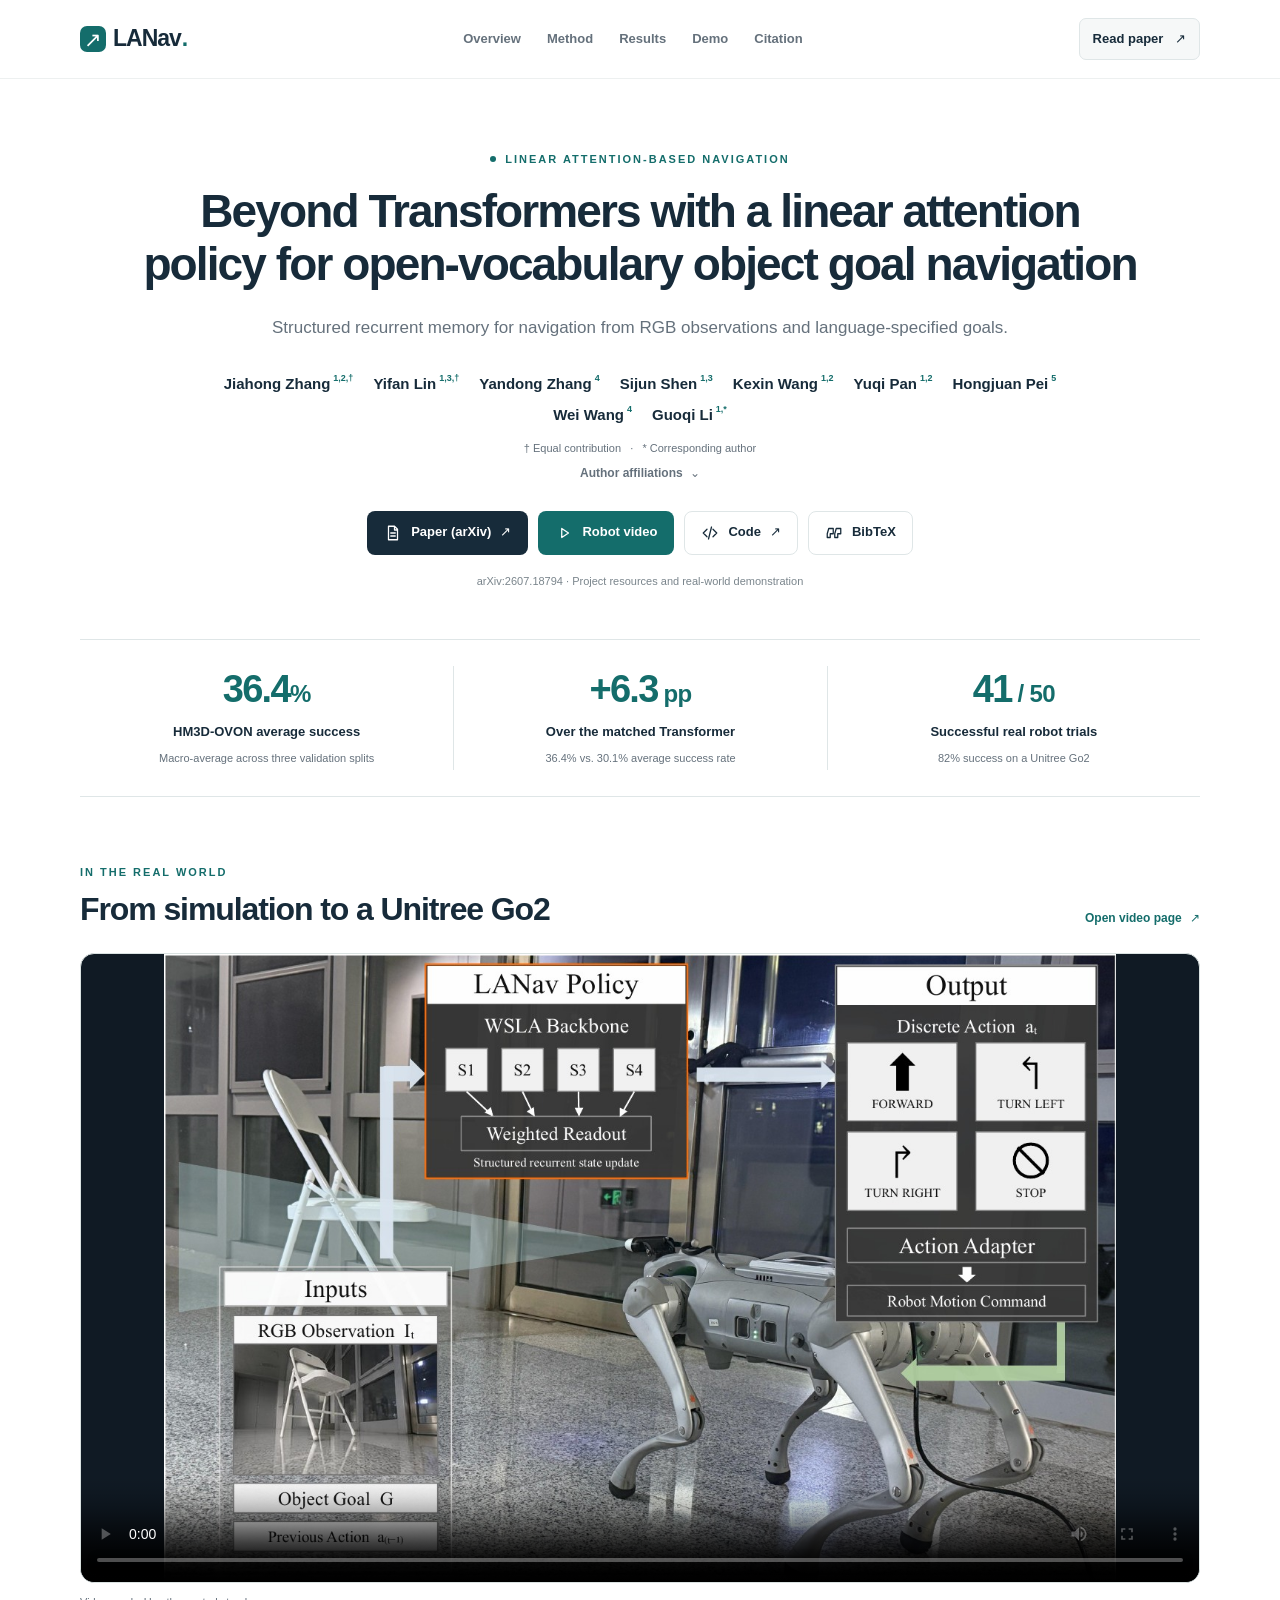
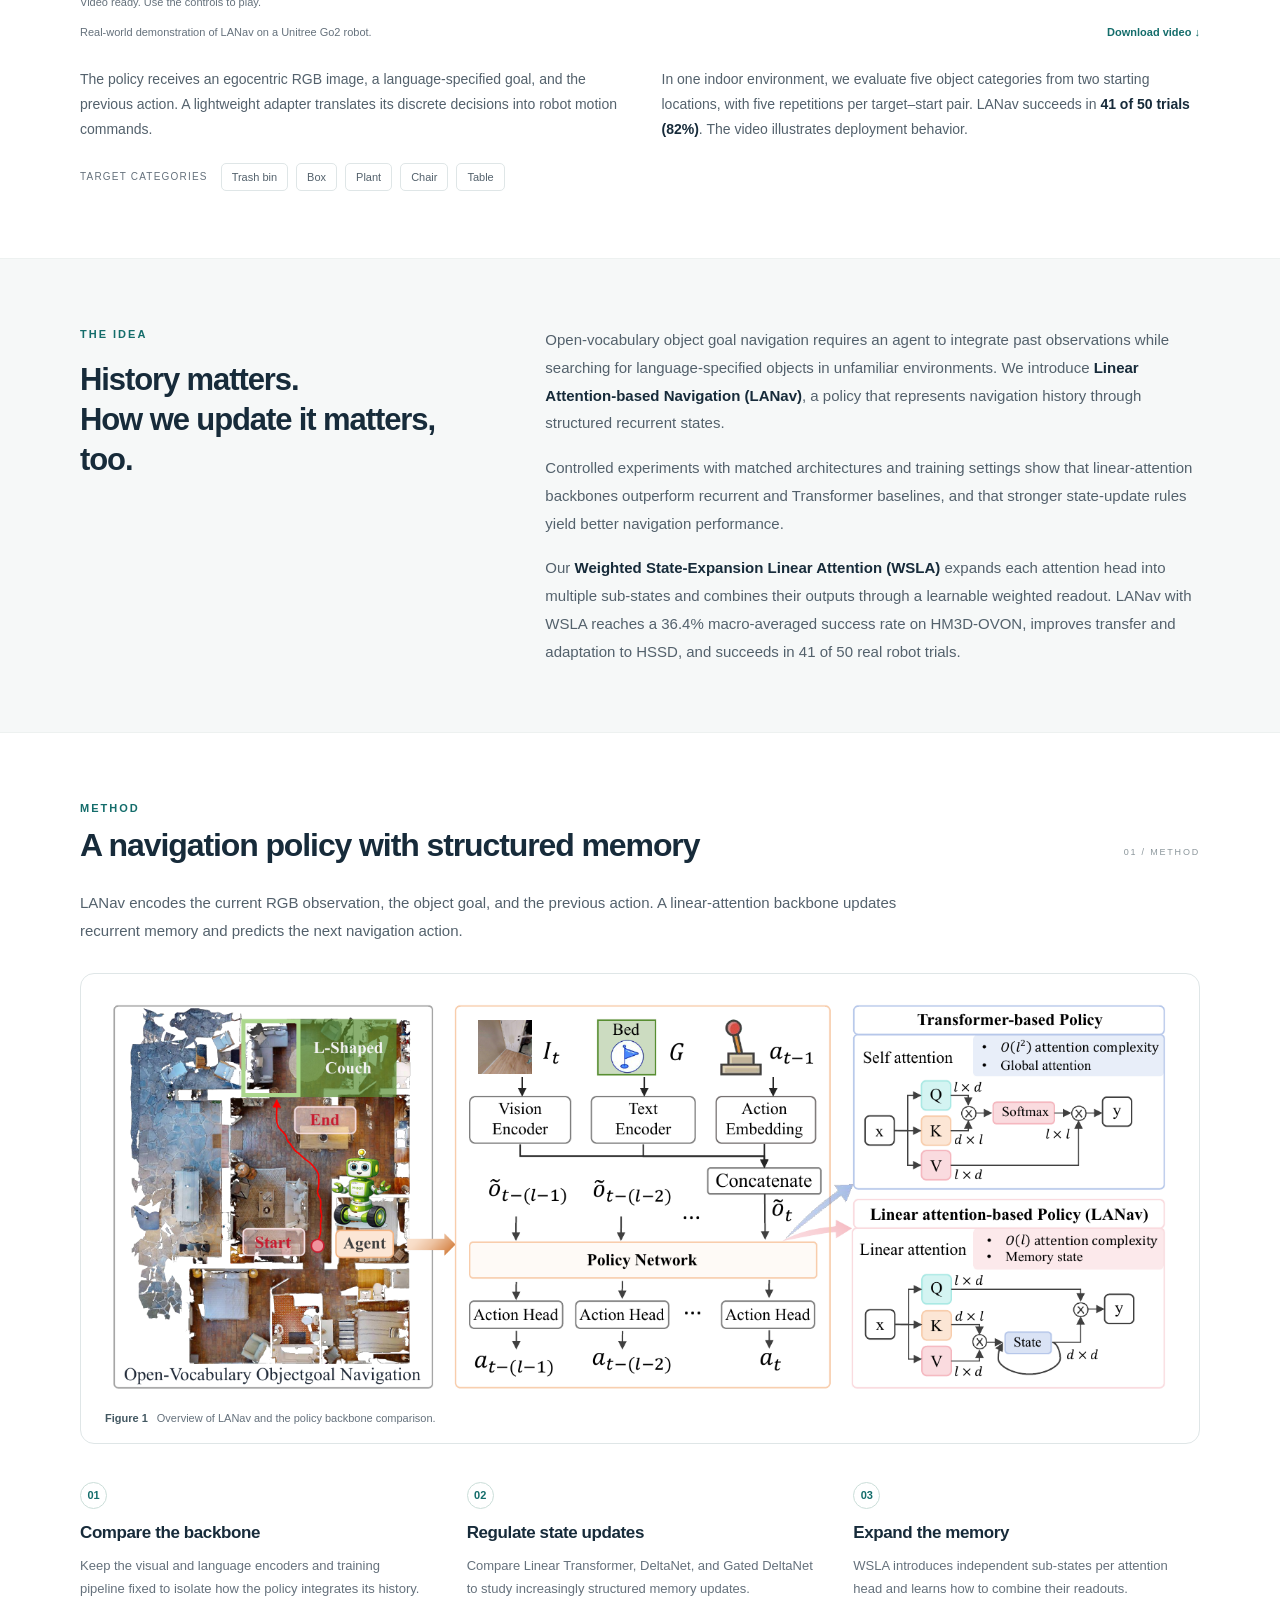
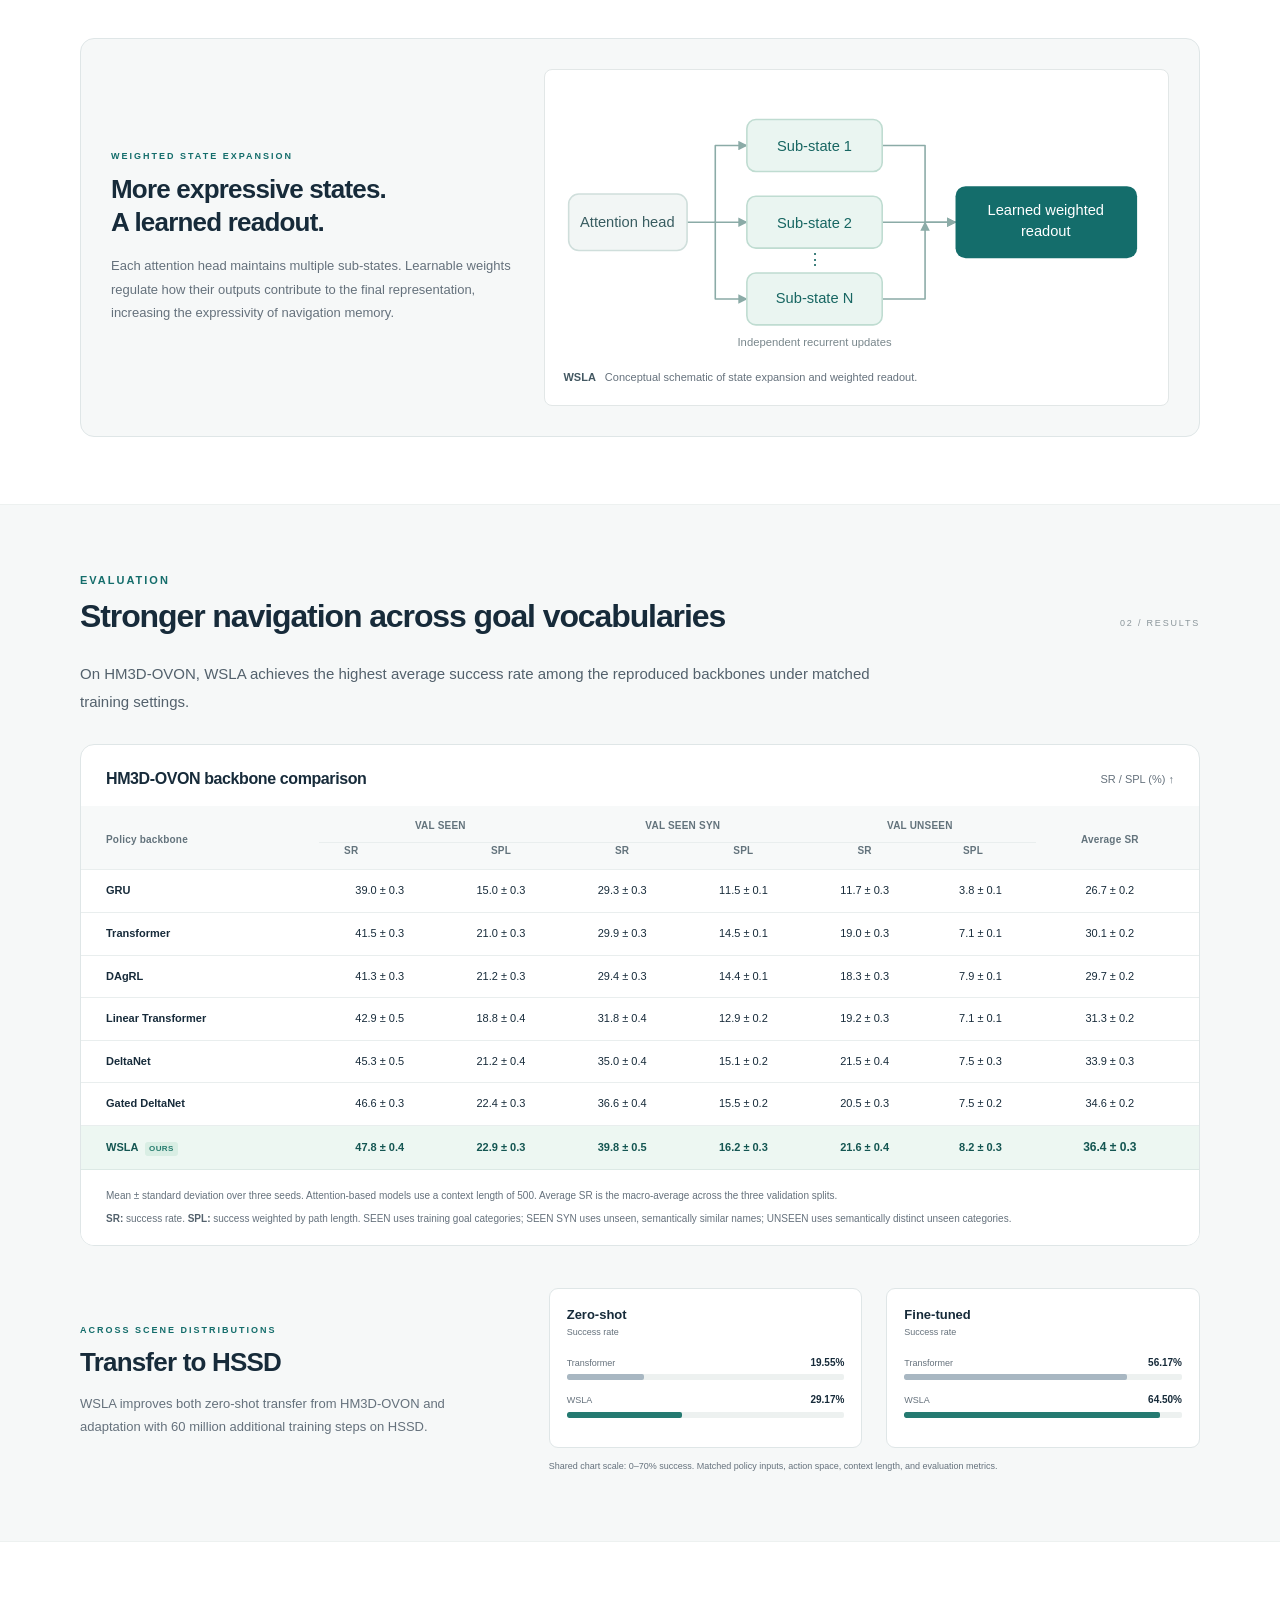
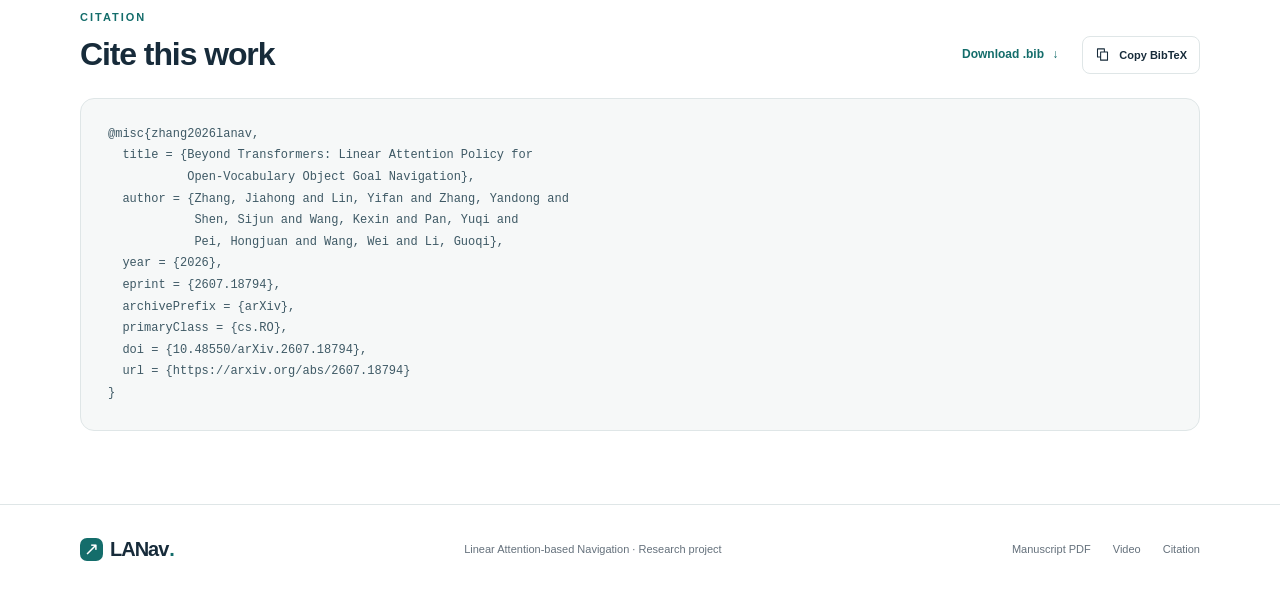
<file: index.html>
<!doctype html>
<html lang="en">
<head>
  <meta charset="utf-8">
  <meta name="viewport" content="width=device-width, initial-scale=1">
  <meta http-equiv="refresh" content="0; url=docs/">
  <link rel="canonical" href="https://yifan-lin2004.github.io/LANav/docs/">
  <title>LANav project page</title>
  <script>location.replace(new URL("docs/" + location.search + location.hash, location.href).href);</script>
</head>
<body><p><a href="docs/">Open LANav project page</a>.</p></body>
</html>
</file>
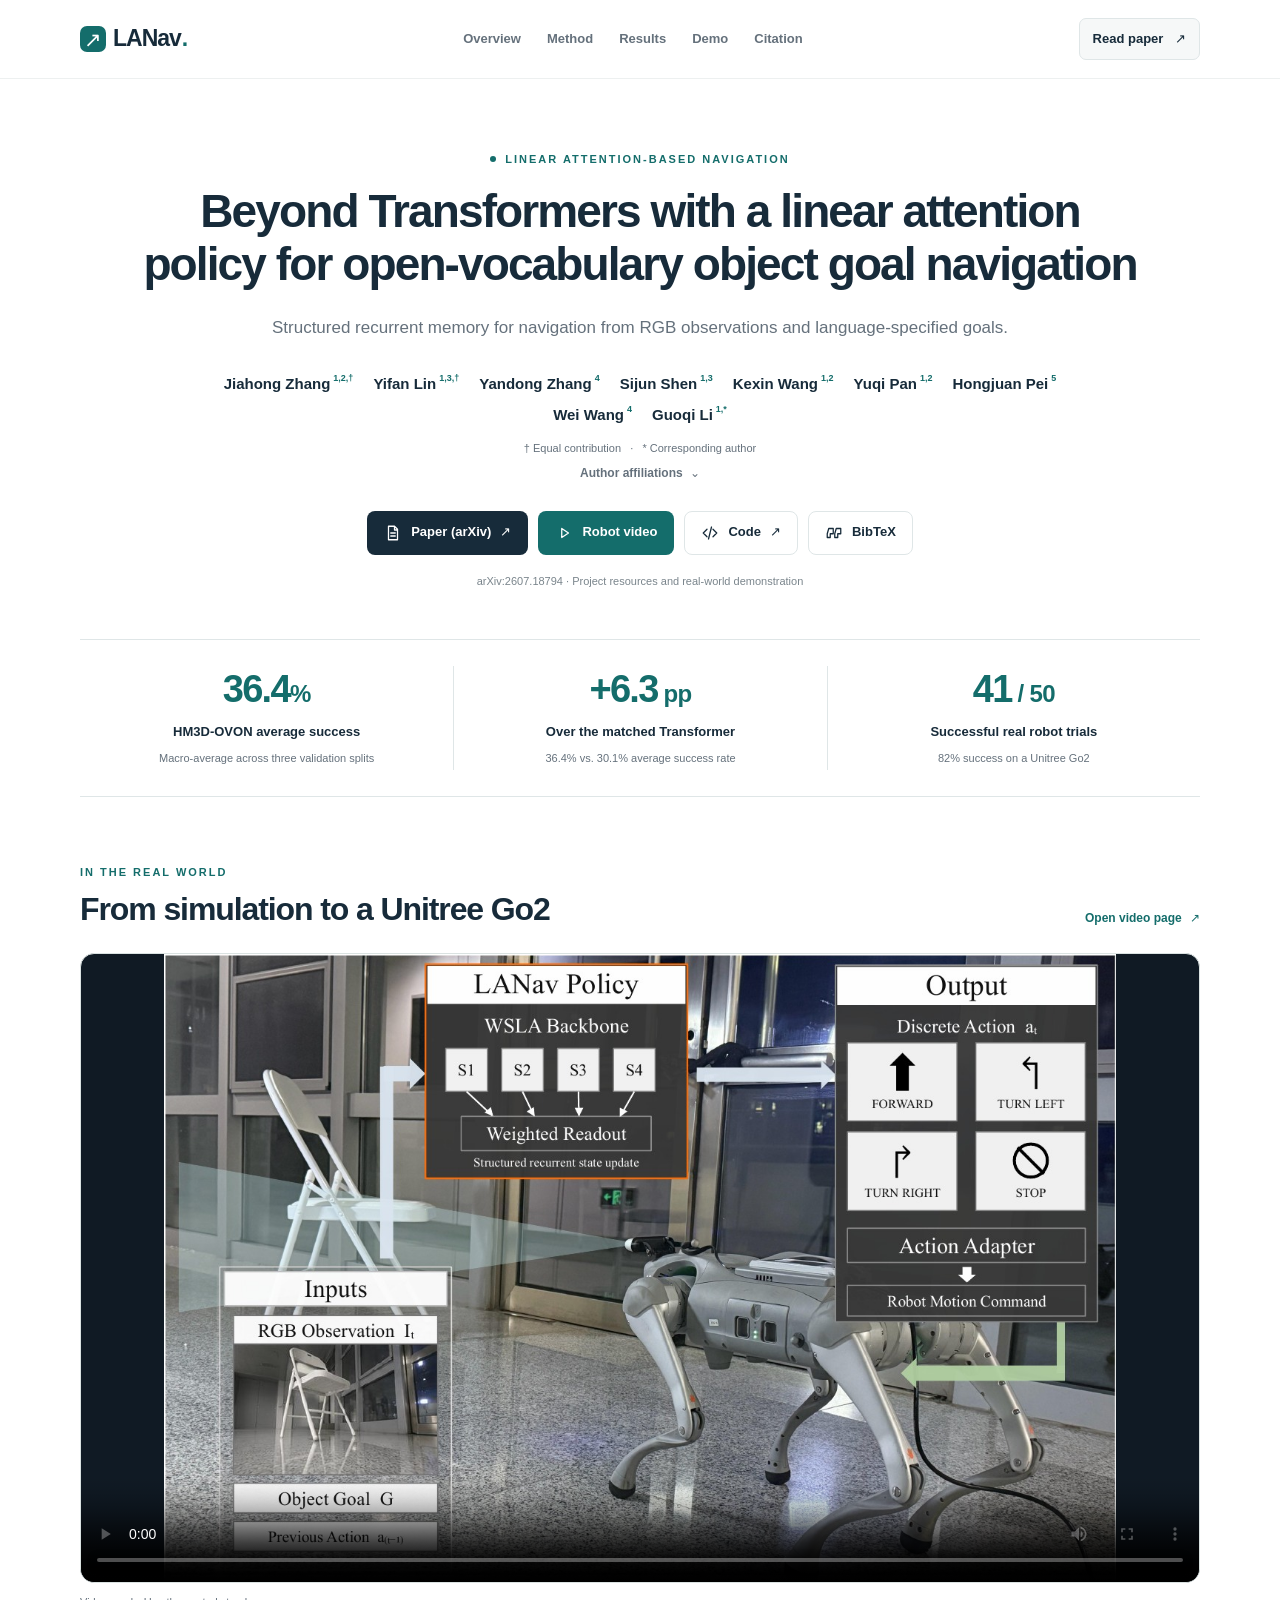
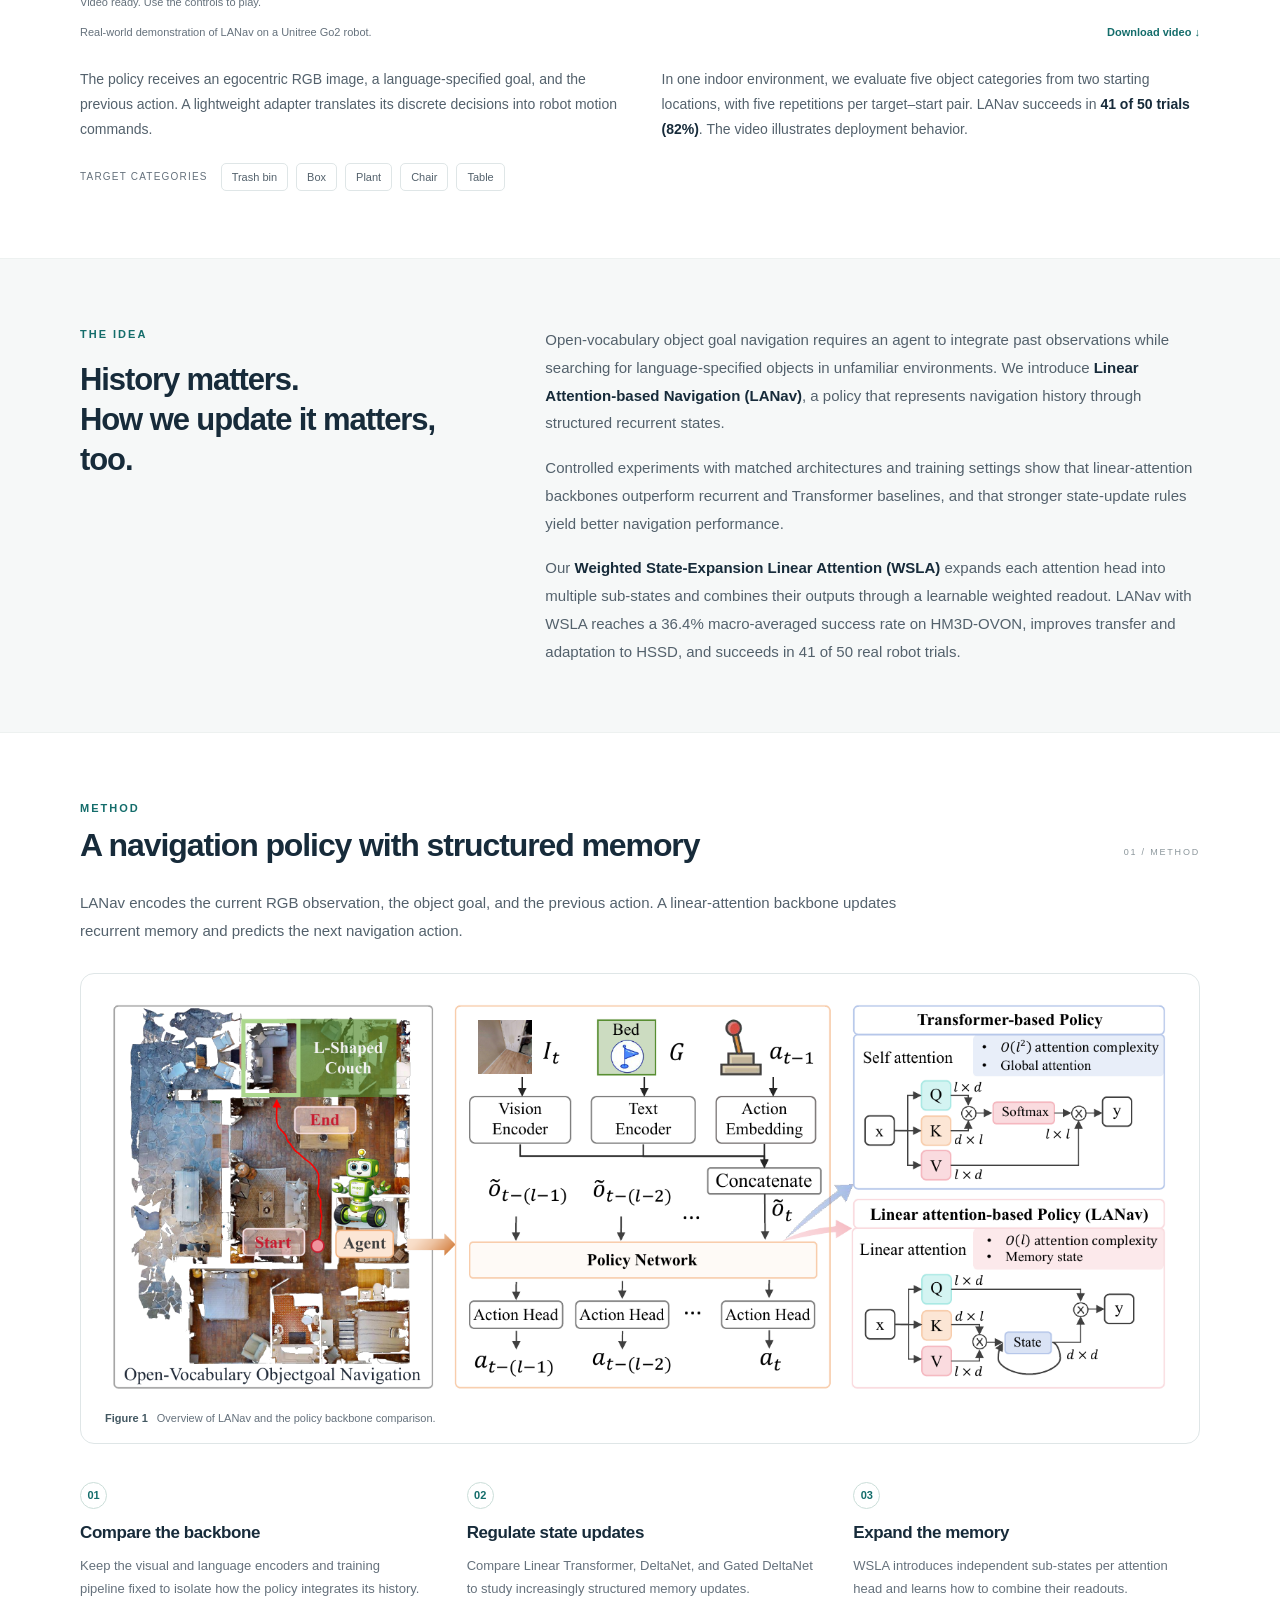
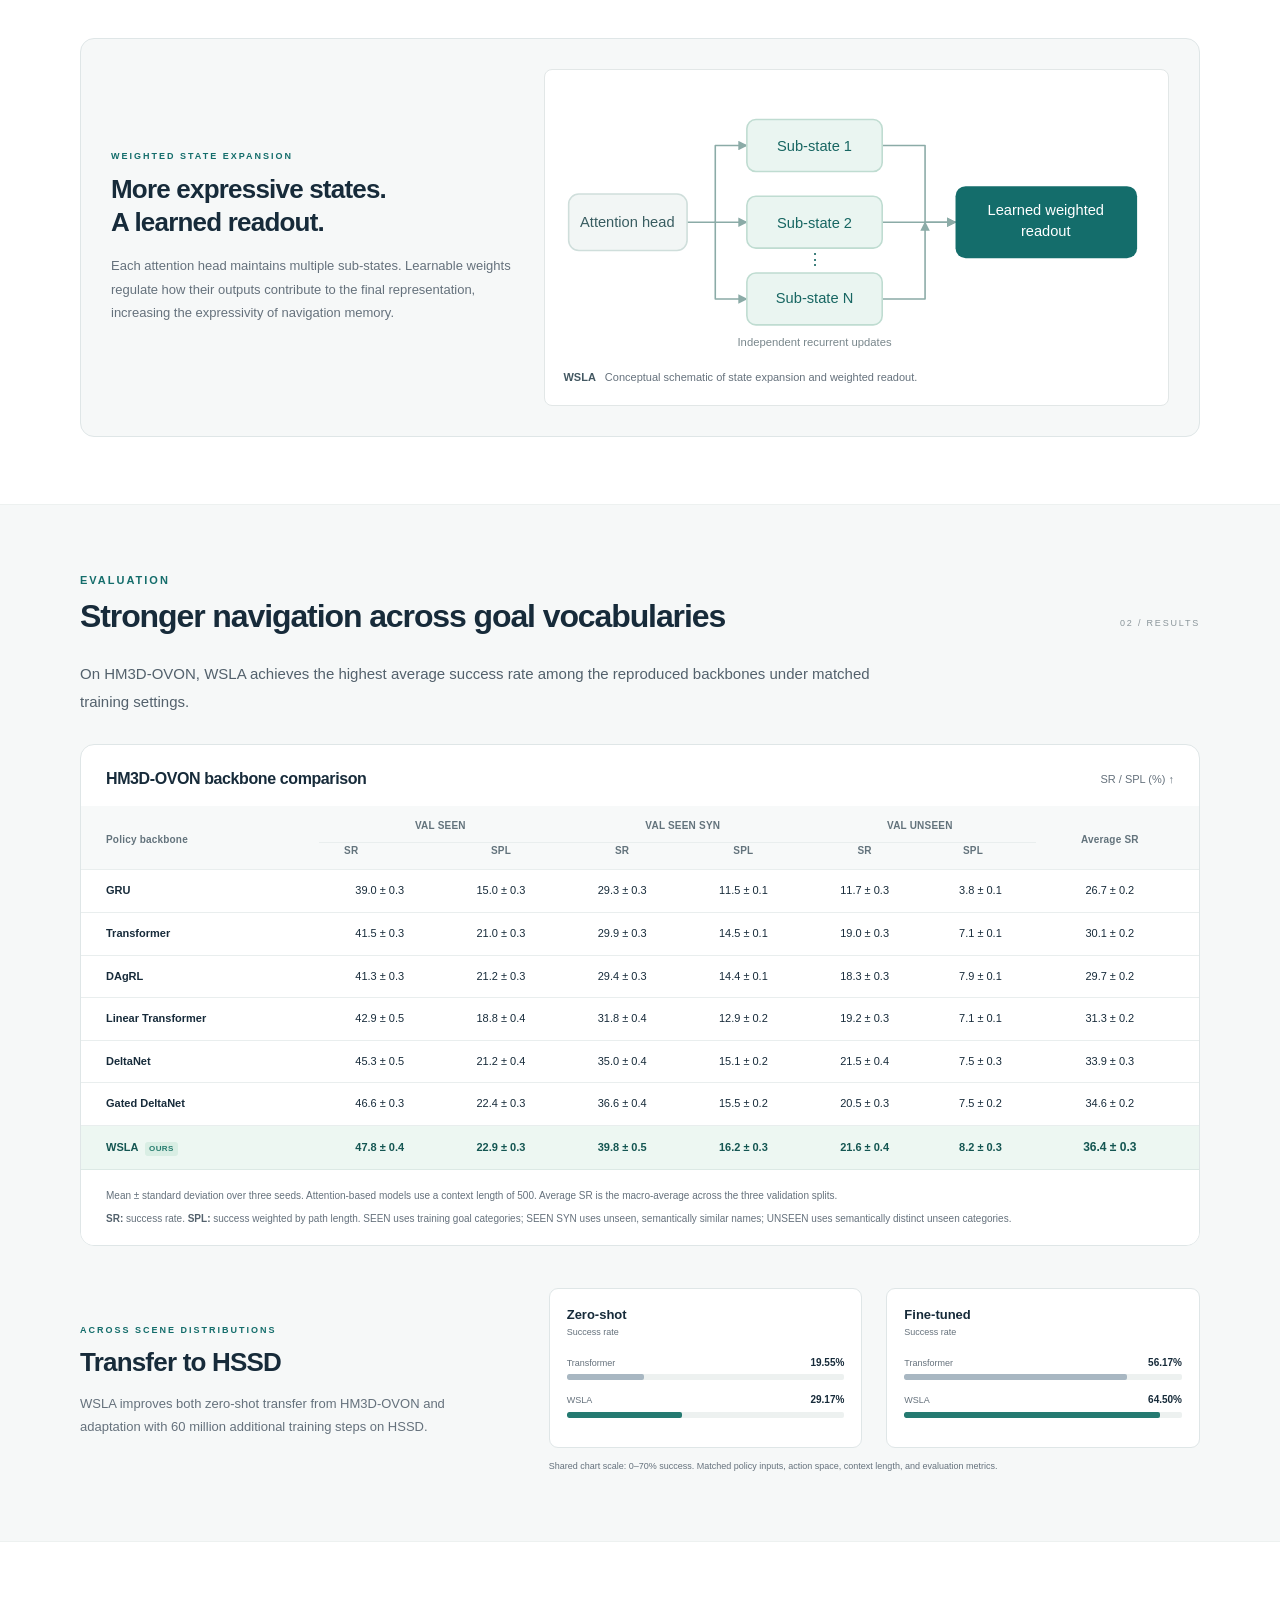
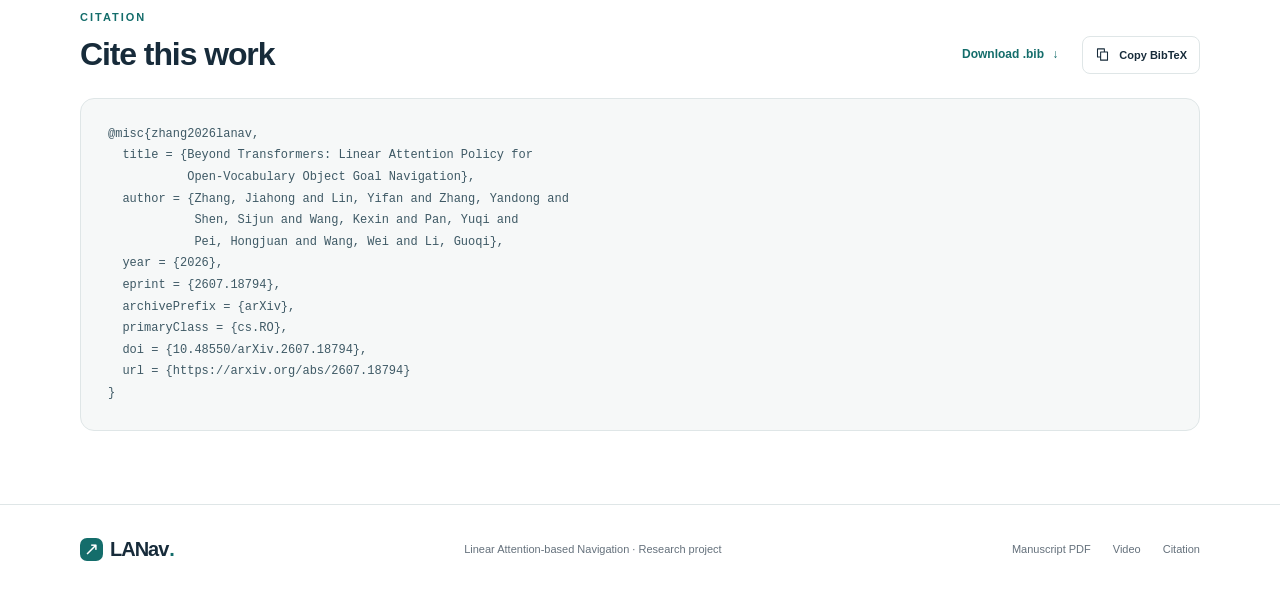
<file: docs/index.html>
<!doctype html>
<html lang="en">
<head>
  <meta charset="utf-8">
  <meta name="viewport" content="width=device-width, initial-scale=1">
  <meta name="description" content="LANav: linear attention and weighted state expansion for open-vocabulary object goal navigation. Research paper, results, and real-robot demonstration.">
  <link rel="canonical" href="https://yifan-lin2004.github.io/LANav/docs/">
  <meta property="og:url" content="https://yifan-lin2004.github.io/LANav/docs/">
  <meta name="theme-color" content="#123b43">
  <meta property="og:title" content="LANav — Beyond Transformers">
  <meta property="og:description" content="A linear attention policy for open-vocabulary object goal navigation. Explore the paper, method, and Unitree Go2 demonstration.">
  <meta property="og:type" content="website">
  <title>LANav | Beyond Transformers</title>
  <link rel="icon" type="image/svg+xml" href="favicon.svg">
  <link rel="stylesheet" href="styles.css">
  <script src="media.js" defer></script>
  <script src="site.js" defer></script>
</head>
<body>
  <a class="skip-link" href="#main">Skip to content</a>
  <header class="site-header">
    <nav class="nav container" aria-label="Main navigation">
      <a class="wordmark" href="#" aria-label="LANav home"><span class="logo-mark" aria-hidden="true">↗</span>LANav<span class="wordmark-dot">.</span></a>
      <div class="nav-links"><a href="#abstract">Overview</a><a href="#method">Method</a><a href="#results">Results</a><a href="#demo">Demo</a><a href="#citation">Citation</a></div>
      <a class="nav-paper" href="https://arxiv.org/abs/2607.18794" target="_blank" rel="noopener">Read paper <span aria-hidden="true">↗</span></a>
    </nav>
  </header>
  <main id="main">
    <section class="hero container" aria-labelledby="paper-title">
      <p class="eyebrow"><span class="small-dot" aria-hidden="true"></span> Linear Attention-based Navigation</p>
      <h1 id="paper-title">Beyond Transformers with a linear attention policy for open-vocabulary object goal navigation</h1>
      <p class="hero-summary">Structured recurrent memory for navigation from RGB observations and language-specified goals.</p>
      <div class="authors" aria-label="Authors">
        <span>Jiahong Zhang<sup>1,2,†</sup></span><span>Yifan Lin<sup>1,3,†</sup></span><span>Yandong Zhang<sup>4</sup></span><span>Sijun Shen<sup>1,3</sup></span><span>Kexin Wang<sup>1,2</sup></span><span>Yuqi Pan<sup>1,2</sup></span><span>Hongjuan Pei<sup>5</sup></span><span>Wei Wang<sup>4</sup></span><span>Guoqi Li<sup>1,*</sup></span>
      </div>
      <p class="author-notes">† Equal contribution &nbsp; · &nbsp; * Corresponding author</p>
      <details class="affiliations">
        <summary>Author affiliations <span aria-hidden="true">⌄</span></summary>
        <ol>
          <li>Institute of Automation, Chinese Academy of Sciences, Beijing 100045, China</li>
          <li>School of Artificial Intelligence, University of Chinese Academy of Sciences, Beijing 100049, China</li>
          <li>State Key Laboratory of Media Convergence and Communication, Communication University of China, Beijing 100024, China</li>
          <li>Beihang University, Beijing 100191, China</li>
          <li>University of Chinese Academy of Sciences, No.19A Yuquan Road, Beijing 100049, China</li>
        </ol>
      </details>
      <div class="resource-links" aria-label="Project resources">
        <a class="button button-dark" href="https://arxiv.org/abs/2607.18794" target="_blank" rel="noopener"><svg viewBox="0 0 24 24" aria-hidden="true"><path d="M6 3h8l4 4v14H6zM14 3v5h4M9 12h6M9 16h6"/></svg>Paper (arXiv) <span aria-hidden="true">↗</span></a>
        <a class="button button-teal" href="video.html"><svg viewBox="0 0 24 24" aria-hidden="true"><path d="m9 6 9 6-9 6z"/></svg>Robot video</a>
        <a class="button button-light" href="https://github.com/Yifan-Lin2004/LANav" target="_blank" rel="noopener"><svg viewBox="0 0 24 24" aria-hidden="true"><path d="m8 7-5 5 5 5M16 7l5 5-5 5M14 4l-4 16"/></svg>Code <span aria-hidden="true">↗</span></a>
        <a class="button button-light" href="#citation"><svg viewBox="0 0 24 24" aria-hidden="true"><path d="M5 6h6v7H7v5H3v-5l2-7zM15 6h6v7h-4v5h-4v-5l2-7z"/></svg>BibTeX</a>
      </div>
      <p class="manuscript-note"><a href="https://arxiv.org/abs/2607.18794" target="_blank" rel="noopener">arXiv:2607.18794</a> · Project resources and real-world demonstration</p>
    </section>

    <section class="metrics container" aria-label="Key research results">
      <div class="metric"><span class="metric-value">36.4<span>%</span></span><p>HM3D-OVON average success</p><small>Macro-average across three validation splits</small></div>
      <div class="metric"><span class="metric-value">+6.3<span> pp</span></span><p>Over the matched Transformer</p><small>36.4% vs. 30.1% average success rate</small></div>
      <div class="metric"><span class="metric-value">41<span> / 50</span></span><p>Successful real robot trials</p><small>82% success on a Unitree Go2</small></div>
    </section>

    <section class="section container" id="demo" aria-labelledby="demo-title">
      <div class="section-heading"><div><p class="eyebrow">In the real world</p><h2 id="demo-title">From simulation to a Unitree Go2</h2></div><a class="text-link" href="video.html">Open video page <span aria-hidden="true">↗</span></a></div>
      <figure class="video-figure">
        <div class="video-frame"><video controls playsinline preload="metadata" data-video-manifest="assets/robot-demo.json" poster="assets/video-poster.jpg" aria-label="LANav real robot navigation demonstration">Your browser does not support embedded video. <a href="video.html" data-media-download="assets/robot-demo.json">Download the robot demonstration.</a></video></div>
        <figcaption><span>Real-world demonstration of LANav on a Unitree Go2 robot.</span><a href="video.html" data-media-download="assets/robot-demo.json">Download video <span aria-hidden="true">↓</span></a></figcaption>
      </figure>
      <div class="robot-description"><p>The policy receives an egocentric RGB image, a language-specified goal, and the previous action. A lightweight adapter translates its discrete decisions into robot motion commands.</p><p>In one indoor environment, we evaluate five object categories from two starting locations, with five repetitions per target–start pair. LANav succeeds in <strong>41 of 50 trials (82%)</strong>. The video illustrates deployment behavior.</p></div>
      <div class="category-list" aria-label="Evaluated object categories"><span class="category-label">Target categories</span><span>Trash bin</span><span>Box</span><span>Plant</span><span>Chair</span><span>Table</span></div>
    </section>

    <section class="section section-tinted" id="abstract" aria-labelledby="abstract-title">
      <div class="container abstract-layout"><div><p class="eyebrow">The idea</p><h2 id="abstract-title">History matters.<br>How we update it matters, too.</h2></div><div class="abstract-copy"><p>Open-vocabulary object goal navigation requires an agent to integrate past observations while searching for language-specified objects in unfamiliar environments. We introduce <strong>Linear Attention-based Navigation (LANav)</strong>, a policy that represents navigation history through structured recurrent states.</p><p>Controlled experiments with matched architectures and training settings show that linear-attention backbones outperform recurrent and Transformer baselines, and that stronger state-update rules yield better navigation performance.</p><p>Our <strong>Weighted State-Expansion Linear Attention (WSLA)</strong> expands each attention head into multiple sub-states and combines their outputs through a learnable weighted readout. LANav with WSLA reaches a 36.4% macro-averaged success rate on HM3D-OVON, improves transfer and adaptation to HSSD, and succeeds in 41 of 50 real robot trials.</p></div></div>
    </section>

    <section class="section container" id="method" aria-labelledby="method-title">
      <div class="section-heading"><div><p class="eyebrow">Method</p><h2 id="method-title">A navigation policy with structured memory</h2></div><span class="section-number" aria-hidden="true">01 / METHOD</span></div>
      <p class="section-intro">LANav encodes the current RGB observation, the object goal, and the previous action. A linear-attention backbone updates recurrent memory and predicts the next navigation action.</p>
      <figure class="research-figure"><img src="assets/architecture.png" alt="LANav architecture: visual, text, and previous-action encoders feed a policy backbone and action head; linear attention updates a recurrent state instead of using full-context self-attention." loading="lazy" width="1526" height="571"><figcaption><span class="figure-label">Figure 1</span>Overview of LANav and the policy backbone comparison.</figcaption></figure>
      <div class="method-points">
        <article><span class="point-number">01</span><h3>Compare the backbone</h3><p>Keep the visual and language encoders and training pipeline fixed to isolate how the policy integrates its history.</p></article>
        <article><span class="point-number">02</span><h3>Regulate state updates</h3><p>Compare Linear Transformer, DeltaNet, and Gated DeltaNet to study increasingly structured memory updates.</p></article>
        <article><span class="point-number">03</span><h3>Expand the memory</h3><p>WSLA introduces independent sub-states per attention head and learns how to combine their readouts.</p></article>
      </div>
      <div class="wsla-panel"><div class="wsla-copy"><p class="eyebrow">Weighted state expansion</p><h3>More expressive states.<br>A learned readout.</h3><p>Each attention head maintains multiple sub-states. Learnable weights regulate how their outputs contribute to the final representation, increasing the expressivity of navigation memory.</p></div><figure><svg class="wsla-diagram" viewBox="0 0 520 238" role="img" aria-labelledby="wsla-diagram-title wsla-diagram-desc"><title id="wsla-diagram-title">WSLA state expansion schematic</title><desc id="wsla-diagram-desc">An attention head updates multiple recurrent sub-states. Their outputs are combined through a learned weighted readout.</desc><defs><marker id="arrow" viewBox="0 0 10 10" refX="9" refY="5" markerWidth="6" markerHeight="6" orient="auto-start-reverse"><path d="M0 0 10 5 0 10z" fill="#8baba7" stroke="none"/></marker></defs><g fill="none" stroke="#8baba7" stroke-width="1.4" marker-end="url(#arrow)"><path d="M110 119H135V51H163"/><path d="M135 119H163"/><path d="M135 119V187H163"/><path d="M283 51H321V119H348"/><path d="M283 119H348"/><path d="M283 187H321V119"/></g><rect x="5" y="94" width="105" height="50" rx="9" fill="#f2f6f5" stroke="#cfdedb"/><text x="57" y="123" text-anchor="middle" font-size="13" fill="#385c60" stroke="none">Attention head</text><g fill="#eaf5f1" stroke="#bfdcd1"><rect x="163" y="28" width="120" height="46" rx="8"/><rect x="163" y="96" width="120" height="46" rx="8"/><rect x="163" y="164" width="120" height="46" rx="8"/></g><g text-anchor="middle" font-size="13" fill="#176662" stroke="none"><text x="223" y="56">Sub-state 1</text><text x="223" y="124">Sub-state 2</text><text x="223" y="191">Sub-state N</text><text x="223" y="157" font-size="14">⋮</text></g><rect x="348" y="87" width="161" height="64" rx="9" fill="#146d6b" stroke="none"/><g text-anchor="middle" font-size="13" fill="#fff" stroke="none"><text x="428" y="113">Learned weighted</text><text x="428" y="131">readout</text></g><text x="223" y="229" text-anchor="middle" font-size="10" fill="#78868b" stroke="none">Independent recurrent updates</text></svg><figcaption><span class="figure-label">WSLA</span>Conceptual schematic of state expansion and weighted readout.</figcaption></figure></div>
    </section>

    <section class="section section-tinted" id="results" aria-labelledby="results-title">
      <div class="container"><div class="section-heading"><div><p class="eyebrow">Evaluation</p><h2 id="results-title">Stronger navigation across goal vocabularies</h2></div><span class="section-number" aria-hidden="true">02 / RESULTS</span></div>
      <p class="section-intro">On HM3D-OVON, WSLA achieves the highest average success rate among the reproduced backbones under matched training settings.</p>
      <div class="table-card"><div class="table-title"><h3>HM3D-OVON backbone comparison</h3><span>SR / SPL (%) ↑</span></div><div class="table-scroll" tabindex="0" role="region" aria-label="HM3D-OVON results, scroll horizontally on small screens"><table><thead><tr><th rowspan="2" scope="col">Policy backbone</th><th colspan="2" scope="colgroup">VAL SEEN</th><th colspan="2" scope="colgroup">VAL SEEN SYN</th><th colspan="2" scope="colgroup">VAL UNSEEN</th><th rowspan="2" scope="col">Average SR</th></tr><tr><th scope="col">SR</th><th scope="col">SPL</th><th scope="col">SR</th><th scope="col">SPL</th><th scope="col">SR</th><th scope="col">SPL</th></tr></thead><tbody>
        <tr><th scope="row">GRU</th><td>39.0 ± 0.3</td><td>15.0 ± 0.3</td><td>29.3 ± 0.3</td><td>11.5 ± 0.1</td><td>11.7 ± 0.3</td><td>3.8 ± 0.1</td><td>26.7 ± 0.2</td></tr>
        <tr><th scope="row">Transformer</th><td>41.5 ± 0.3</td><td>21.0 ± 0.3</td><td>29.9 ± 0.3</td><td>14.5 ± 0.1</td><td>19.0 ± 0.3</td><td>7.1 ± 0.1</td><td>30.1 ± 0.2</td></tr>
        <tr><th scope="row">DAgRL</th><td>41.3 ± 0.3</td><td>21.2 ± 0.3</td><td>29.4 ± 0.3</td><td>14.4 ± 0.1</td><td>18.3 ± 0.3</td><td>7.9 ± 0.1</td><td>29.7 ± 0.2</td></tr>
        <tr><th scope="row">Linear Transformer</th><td>42.9 ± 0.5</td><td>18.8 ± 0.4</td><td>31.8 ± 0.4</td><td>12.9 ± 0.2</td><td>19.2 ± 0.3</td><td>7.1 ± 0.1</td><td>31.3 ± 0.2</td></tr>
        <tr><th scope="row">DeltaNet</th><td>45.3 ± 0.5</td><td>21.2 ± 0.4</td><td>35.0 ± 0.4</td><td>15.1 ± 0.2</td><td>21.5 ± 0.4</td><td>7.5 ± 0.3</td><td>33.9 ± 0.3</td></tr>
        <tr><th scope="row">Gated DeltaNet</th><td>46.6 ± 0.3</td><td>22.4 ± 0.3</td><td>36.6 ± 0.4</td><td>15.5 ± 0.2</td><td>20.5 ± 0.3</td><td>7.5 ± 0.2</td><td>34.6 ± 0.2</td></tr>
        <tr class="ours-row"><th scope="row">WSLA <span class="ours-tag">Ours</span></th><td>47.8 ± 0.4</td><td>22.9 ± 0.3</td><td>39.8 ± 0.5</td><td>16.2 ± 0.3</td><td>21.6 ± 0.4</td><td>8.2 ± 0.3</td><td><strong>36.4 ± 0.3</strong></td></tr>
      </tbody></table></div><div class="table-notes"><p>Mean ± standard deviation over three seeds. Attention-based models use a context length of 500. Average SR is the macro-average across the three validation splits.</p><p><strong>SR:</strong> success rate. <strong>SPL:</strong> success weighted by path length. SEEN uses training goal categories; SEEN SYN uses unseen, semantically similar names; UNSEEN uses semantically distinct unseen categories.</p></div></div>
      <div class="transfer-panel"><div class="transfer-copy"><p class="eyebrow">Across scene distributions</p><h3>Transfer to HSSD</h3><p>WSLA improves both zero-shot transfer from HM3D-OVON and adaptation with 60 million additional training steps on HSSD.</p></div><div class="transfer-charts"><div class="mini-chart"><h4>Zero-shot <span>Success rate</span></h4><div class="bar-row"><span>Transformer</span><div class="bar-track"><span class="bar baseline" style="--bar:27.9%"></span></div><strong>19.55%</strong></div><div class="bar-row"><span>WSLA</span><div class="bar-track"><span class="bar ours" style="--bar:41.7%"></span></div><strong>29.17%</strong></div></div><div class="mini-chart"><h4>Fine-tuned <span>Success rate</span></h4><div class="bar-row"><span>Transformer</span><div class="bar-track"><span class="bar baseline" style="--bar:80.2%"></span></div><strong>56.17%</strong></div><div class="bar-row"><span>WSLA</span><div class="bar-track"><span class="bar ours" style="--bar:92.1%"></span></div><strong>64.50%</strong></div></div><p class="chart-note">Shared chart scale: 0–70% success. Matched policy inputs, action space, context length, and evaluation metrics.</p></div></div>
    </div></section>

    <section class="section container citation-section" id="citation" aria-labelledby="citation-title">
      <div class="section-heading"><div><p class="eyebrow">Citation</p><h2 id="citation-title">Cite this work</h2></div><div class="citation-actions"><a class="text-link" href="assets/lanav.bib" download>Download .bib <span aria-hidden="true">↓</span></a><button class="button button-light copy-button" type="button" id="copy-citation"><svg viewBox="0 0 24 24" aria-hidden="true"><path d="M9 8h11v13H9zM15 8V3H4v13h5"/></svg><span>Copy BibTeX</span></button></div></div>
      <div class="citation-box"><pre id="bibtex"><code>@misc{zhang2026lanav,
  title = {Beyond Transformers: Linear Attention Policy for
           Open-Vocabulary Object Goal Navigation},
  author = {Zhang, Jiahong and Lin, Yifan and Zhang, Yandong and
            Shen, Sijun and Wang, Kexin and Pan, Yuqi and
            Pei, Hongjuan and Wang, Wei and Li, Guoqi},
  year = {2026},
  eprint = {2607.18794},
  archivePrefix = {arXiv},
  primaryClass = {cs.RO},
  doi = {10.48550/arXiv.2607.18794},
  url = {https://arxiv.org/abs/2607.18794}
}</code></pre></div><p class="copy-status" id="copy-status" role="status" aria-live="polite"></p>
    </section>
  </main>
  <footer class="site-footer"><div class="container footer-inner"><a class="wordmark" href="#"><span class="logo-mark" aria-hidden="true">↗</span>LANav<span class="wordmark-dot">.</span></a><p>Linear Attention-based Navigation · Research project</p><div><a href="https://arxiv.org/pdf/2607.18794" data-media-download="assets/manuscript.json">Manuscript PDF</a><a href="video.html">Video</a><a href="#citation">Citation</a></div></div></footer>
</body>
</html>
</file>
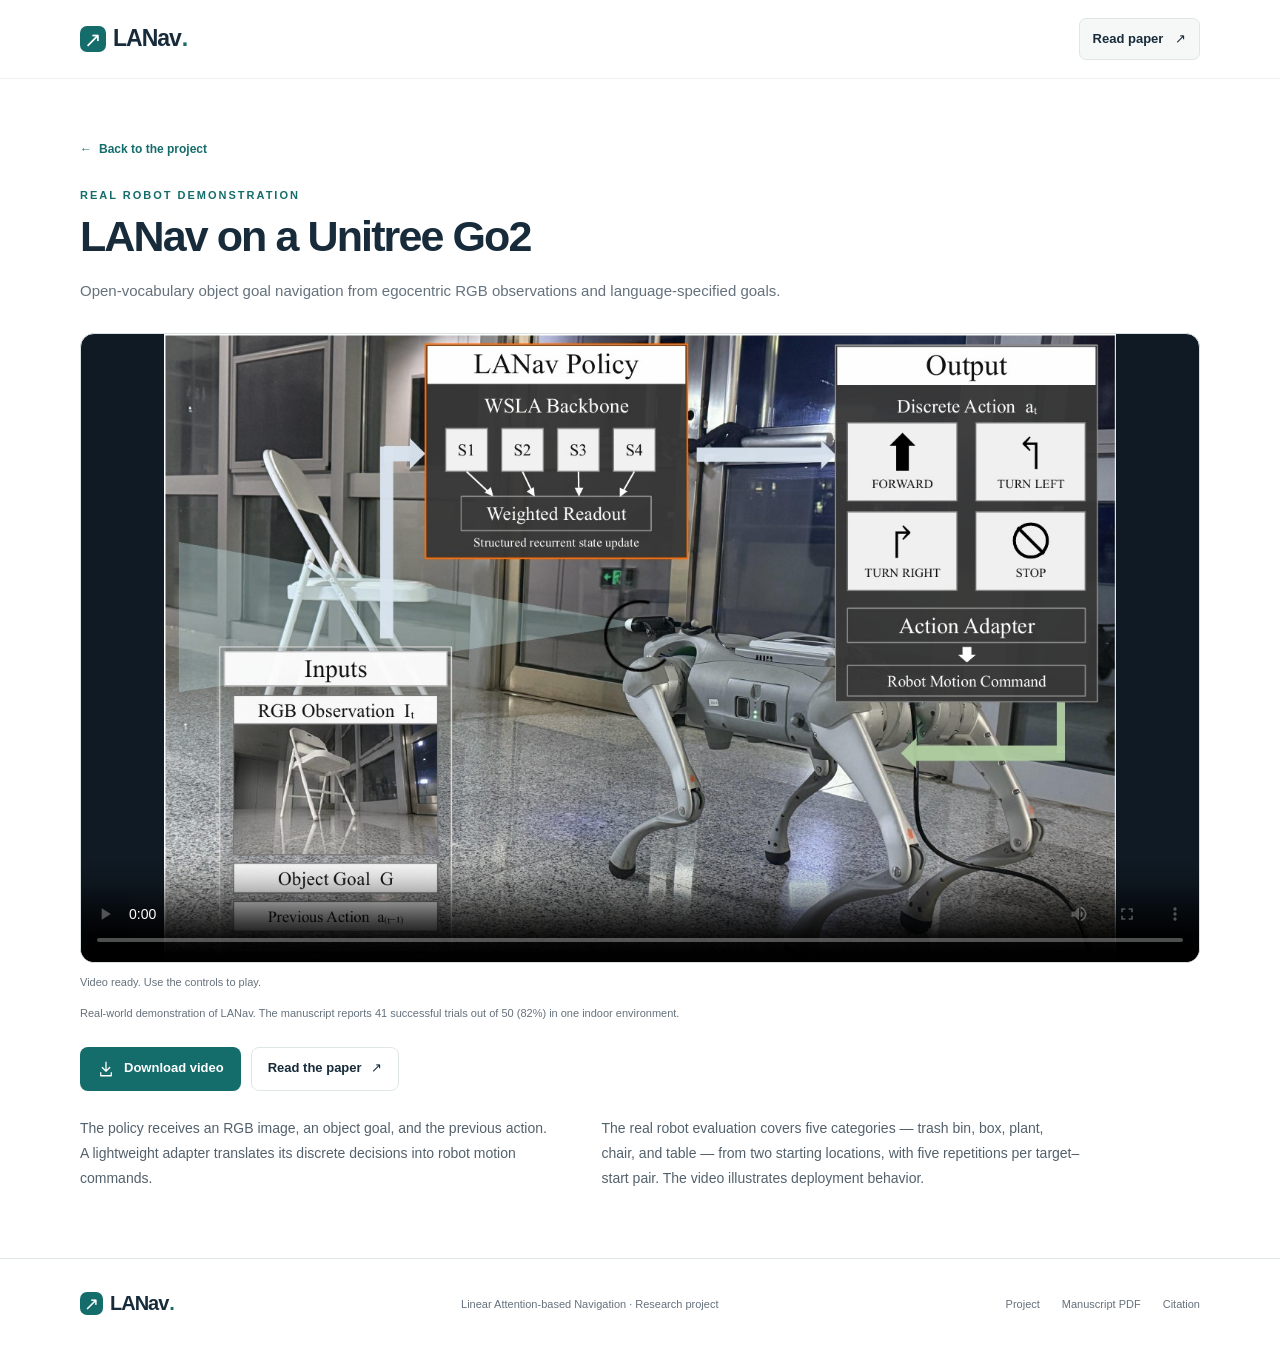
<file: video.html>
<!doctype html>
<html lang="en">
<head>
  <meta charset="utf-8">
  <meta name="viewport" content="width=device-width, initial-scale=1">
  <meta http-equiv="refresh" content="0; url=docs/video.html">
  <link rel="canonical" href="https://yifan-lin2004.github.io/LANav/docs/video.html">
  <title>LANav robot demonstration</title>
  <script>location.replace(new URL("docs/video.html" + location.search + location.hash, location.href).href);</script>
</head>
<body><p><a href="docs/video.html">Open LANav robot demonstration</a>.</p></body>
</html>
</file>
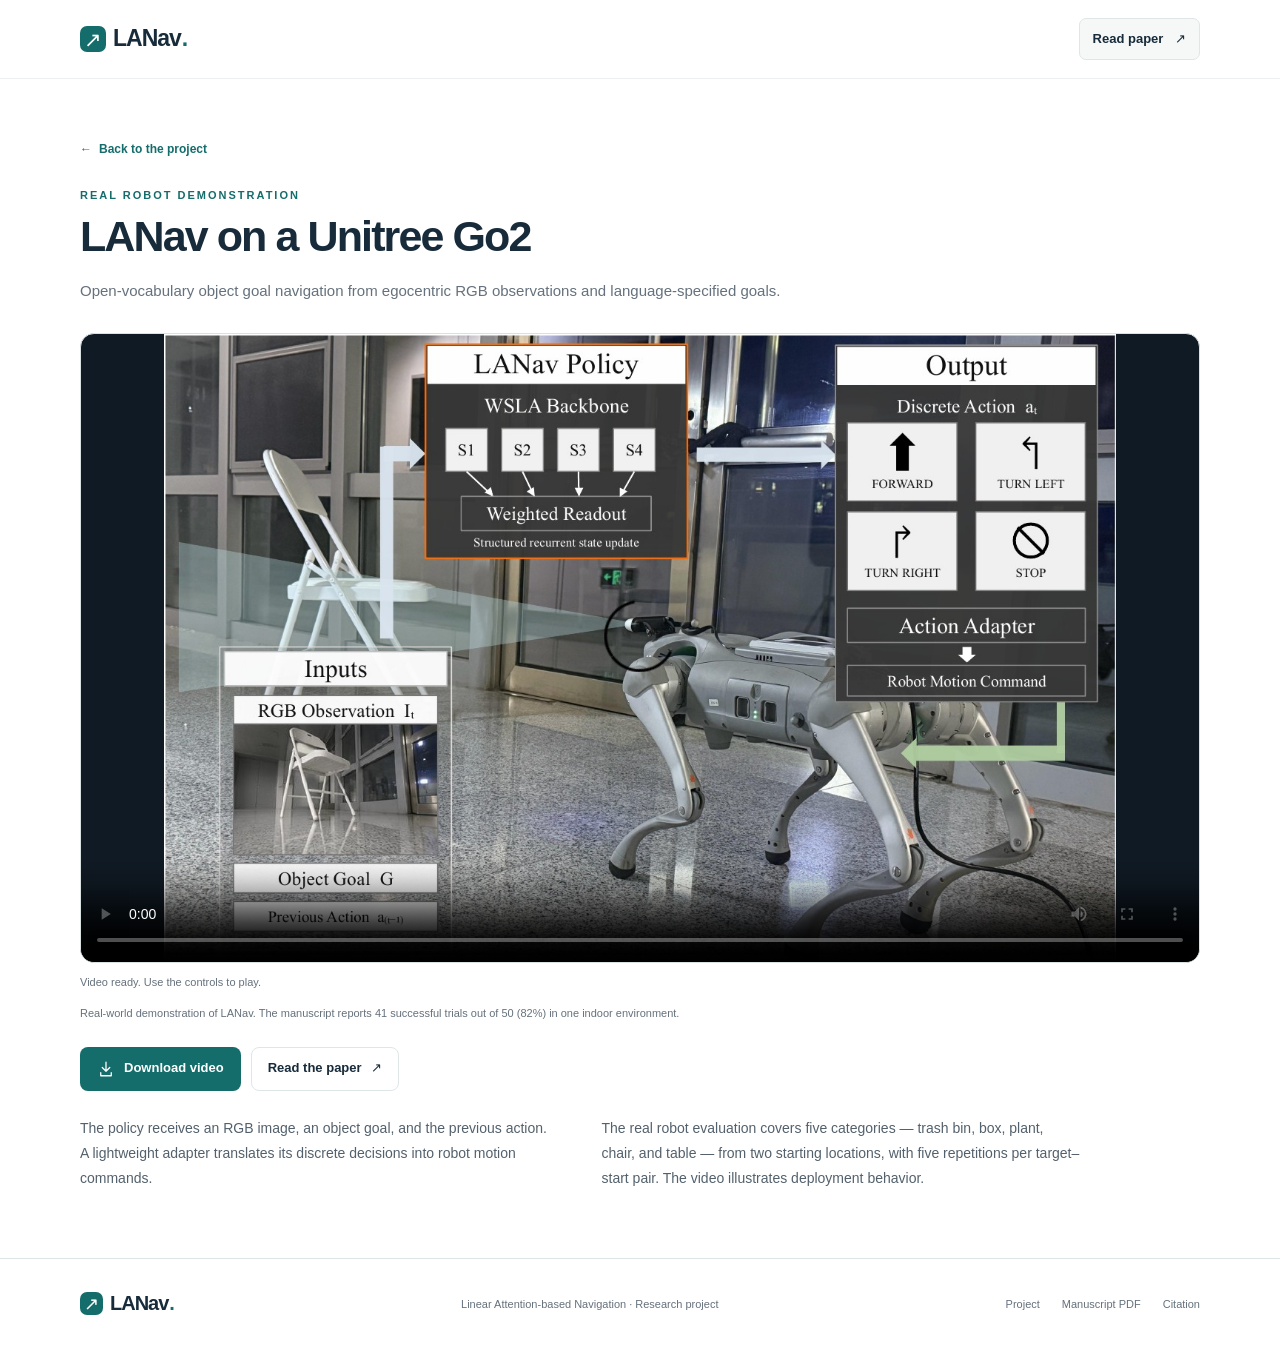
<file: docs/video.html>
<!doctype html>
<html lang="en">
<head>
  <meta charset="utf-8">
  <meta name="viewport" content="width=device-width, initial-scale=1">
  <meta name="description" content="LANav real-world robot navigation demonstration on a Unitree Go2. Watch or download the research video.">
  <link rel="canonical" href="https://yifan-lin2004.github.io/LANav/docs/video.html">
  <meta property="og:url" content="https://yifan-lin2004.github.io/LANav/docs/video.html">
  <meta name="theme-color" content="#123b43">
  <title>Robot demonstration | LANav</title>
  <link rel="icon" type="image/svg+xml" href="favicon.svg">
  <link rel="stylesheet" href="styles.css">
  <script src="media.js" defer></script>
  <style>.video-page{padding-top:56px;min-height:calc(100vh - 172px)}.video-page .section-heading{margin-bottom:29px}.video-page .hero-summary{margin:17px 0 0;font-size:15px;max-width:760px}.video-page .resource-links{justify-content:flex-start;margin-top:25px;margin-bottom:0}.video-page .robot-description{max-width:1000px}.back-link{font-size:12px;color:var(--teal);font-weight:650;margin-bottom:27px;display:inline-block}.back-link span{margin-right:7px}@media(max-width:720px){.video-page{padding-top:30px}.video-page .hero-summary{font-size:12px}.video-page .section-heading{margin-bottom:21px}.back-link{font-size:11px;margin-bottom:22px}}</style>
</head>
<body>
  <a class="skip-link" href="#main">Skip to video</a>
  <header class="site-header"><nav class="nav container" aria-label="Main navigation"><a class="wordmark" href="index.html" aria-label="LANav project home"><span class="logo-mark" aria-hidden="true">↗</span>LANav<span class="wordmark-dot">.</span></a><a class="nav-paper" href="https://arxiv.org/abs/2607.18794" target="_blank" rel="noopener">Read paper <span aria-hidden="true">↗</span></a></nav></header>
  <main id="main" class="container section video-page">
    <a class="back-link" href="index.html"><span aria-hidden="true">←</span>Back to the project</a>
    <div class="section-heading"><div><p class="eyebrow">Real robot demonstration</p><h1 style="text-align:left;font-size:clamp(29px,4vw,43px);max-width:none;margin:0">LANav on a Unitree Go2</h1><p class="hero-summary">Open-vocabulary object goal navigation from egocentric RGB observations and language-specified goals.</p></div></div>
    <figure class="video-figure"><div class="video-frame"><video controls playsinline preload="metadata" data-video-manifest="assets/robot-demo.json" poster="assets/video-poster.jpg" aria-label="LANav real-world navigation demonstration">Your browser does not support embedded video. <a href="video.html" data-media-download="assets/robot-demo.json">Download the demonstration.</a></video></div><figcaption>Real-world demonstration of LANav. The manuscript reports 41 successful trials out of 50 (82%) in one indoor environment.</figcaption></figure>
    <div class="resource-links"><a class="button button-teal" href="video.html" data-media-download="assets/robot-demo.json"><svg viewBox="0 0 24 24" aria-hidden="true"><path d="M12 3v12m-5-5 5 5 5-5M5 17v4h14v-4"/></svg>Download video</a><a class="button button-light" href="https://arxiv.org/abs/2607.18794" target="_blank" rel="noopener">Read the paper <span aria-hidden="true">↗</span></a></div>
    <div class="robot-description"><p>The policy receives an RGB image, an object goal, and the previous action. A lightweight adapter translates its discrete decisions into robot motion commands.</p><p>The real robot evaluation covers five categories — trash bin, box, plant, chair, and table — from two starting locations, with five repetitions per target–start pair. The video illustrates deployment behavior.</p></div>
  </main>
  <footer class="site-footer"><div class="container footer-inner"><a class="wordmark" href="index.html"><span class="logo-mark" aria-hidden="true">↗</span>LANav<span class="wordmark-dot">.</span></a><p>Linear Attention-based Navigation · Research project</p><div><a href="index.html">Project</a><a href="https://arxiv.org/pdf/2607.18794" data-media-download="assets/manuscript.json">Manuscript PDF</a><a href="index.html#citation">Citation</a></div></div></footer>
</body>
</html>
</file>
<file: docs/styles.css>
:root{--ink:#172b3a;--muted:#65717c;--teal:#146d6b;--teal-light:#eaf5f1;--border:#dfe6e7;--soft:#f6f8f8;--white:#fff;--radius:14px;font-family:ui-sans-serif,-apple-system,BlinkMacSystemFont,"Segoe UI",Arial,sans-serif;color:var(--ink);background:#fff;font-synthesis:none}*{box-sizing:border-box}html{scroll-behavior:smooth;scroll-padding-top:94px}body{margin:0;font-size:16px;line-height:1.65;-webkit-font-smoothing:antialiased}a{color:inherit;text-decoration:none}button{font:inherit}button,a,summary{touch-action:manipulation}a:focus-visible,button:focus-visible,summary:focus-visible,.table-scroll:focus-visible{outline:3px solid #3eaaa0;outline-offset:5px}img{display:block;max-width:100%;height:auto}svg{width:18px;height:18px;fill:none;stroke:currentColor;stroke-width:1.7;stroke-linecap:round;stroke-linejoin:round}.container{width:min(1120px,calc(100% - 64px));margin-inline:auto}.skip-link{position:absolute;left:20px;top:-70px;z-index:20;padding:10px 16px;background:var(--ink);color:white;border-radius:6px}.skip-link:focus{top:10px}.site-header{border-bottom:1px solid #edf0f0;background:rgba(255,255,255,.97)}.nav{min-height:78px;display:flex;align-items:center;justify-content:space-between;gap:24px}.wordmark{display:inline-flex;gap:7px;align-items:center;font-size:23px;font-weight:760;letter-spacing:-1px}.wordmark-dot{color:var(--teal);margin-left:-6px}.logo-mark{display:grid;place-items:center;width:26px;height:26px;border-radius:7px;background:var(--teal);color:#fff;font-size:21px;font-weight:500;line-height:1;letter-spacing:0}.nav-links{display:flex;gap:26px;font-size:13px;font-weight:550;color:var(--muted)}.nav-links a:hover,.text-link:hover,.site-footer a:hover{color:var(--teal)}.nav-paper{font-size:13px;font-weight:650;padding:9px 13px;background:var(--soft);border:1px solid var(--border);border-radius:7px}.nav-paper span{margin-left:8px}.hero{padding-top:72px;text-align:center;padding-bottom:35px}.eyebrow{text-transform:uppercase;letter-spacing:2px;font-size:11px;font-weight:750;color:var(--teal);margin:0 0 17px;line-height:1.5}.hero>.eyebrow{display:flex;align-items:center;justify-content:center;gap:9px}.small-dot{width:6px;height:6px;background:var(--teal);border-radius:50%;display:inline-block}h1,h2,h3,h4,p{margin-top:0}h1{font-size:clamp(31px,3.7vw,46px);line-height:1.16;letter-spacing:-1.9px;font-weight:740;max-width:1020px;margin:0 auto 23px;text-wrap:balance}h2{font-size:clamp(25px,2.5vw,33px);line-height:1.22;letter-spacing:-1.1px;font-weight:710;margin:0;text-wrap:balance}h3{line-height:1.35;letter-spacing:-.4px;font-size:20px;font-weight:650;margin:0 0 13px}h4{line-height:1.4;font-weight:650}.hero-summary{color:var(--muted);font-size:17px;margin:0 auto 28px;max-width:750px;text-wrap:balance}.authors{display:flex;justify-content:center;flex-wrap:wrap;gap:3px 20px;max-width:890px;margin:auto;line-height:1.85;font-size:15px;font-weight:550}.authors span{white-space:nowrap}.authors sup{font-size:9px;color:var(--teal);margin-left:3px;position:relative;top:-.2em}.author-notes{font-size:11px;color:var(--muted);margin:10px 0 7px}.affiliations{font-size:12px;max-width:810px;margin:0 auto;color:var(--muted)}.affiliations summary{cursor:pointer;width:max-content;margin:auto;list-style:none;font-weight:550}.affiliations summary::-webkit-details-marker{display:none}.affiliations summary span{margin-left:4px}.affiliations ol{margin:17px auto 0;padding-left:20px;text-align:left;line-height:1.8;max-width:775px}.affiliations[open] summary span{display:inline-block;transform:rotate(180deg)}.resource-links{display:flex;justify-content:center;flex-wrap:wrap;gap:10px;margin-top:27px}.button{min-height:44px;padding:10px 16px;border:1px solid transparent;border-radius:8px;font-size:13px;font-weight:650;display:inline-flex;align-items:center;justify-content:center;gap:9px;line-height:1.3;cursor:pointer;transition:background .15s,border-color .15s,transform .15s}.button:hover{transform:translateY(-1px)}.button-dark{background:var(--ink);color:white}.button-dark:hover{background:#294354}.button-teal{background:var(--teal);color:#fff}.button-teal:hover{background:#0a5858}.button-light{background:#fff;border-color:var(--border);color:var(--ink)}.button-light:hover{background:var(--soft);border-color:#bfcfce}.code-status{background:#f3f5f5;color:#63717a;cursor:default;font-weight:600}.code-status:hover{transform:none}.code-status span{font-size:10px;font-weight:450;border-left:1px solid #ccd6d6;padding-left:9px}.manuscript-note{margin:17px 0 0;color:#7a858c;font-size:11px}.metrics{display:grid;grid-template-columns:repeat(3,1fr);border-top:1px solid var(--border);border-bottom:1px solid var(--border);padding:26px 0;margin-top:14px}.metric{text-align:center;padding:0 23px}.metric+.metric{border-left:1px solid var(--border)}.metric-value{font-size:38px;line-height:1.25;letter-spacing:-1.7px;font-weight:730;color:var(--teal)}.metric-value>span{font-size:24px;letter-spacing:-.7px;font-weight:550}.metric p{font-size:13px;font-weight:630;margin:8px 0 1px}.metric small{font-size:11px;color:var(--muted)}.section{padding-top:67px;padding-bottom:67px}.section-heading{display:flex;align-items:flex-end;justify-content:space-between;gap:25px;margin-bottom:24px}.section-heading .eyebrow{margin-bottom:9px}.text-link{font-size:12px;font-weight:650;color:var(--teal);white-space:nowrap}.text-link span{margin-left:5px}.section-number{font-size:9px;letter-spacing:1.8px;color:#8b969b;padding-bottom:5px}.video-figure{margin:0}.video-frame{overflow:hidden;border-radius:var(--radius);background:#101a24;aspect-ratio:16/9;border:1px solid #dae2e1}.video-frame video{display:block;width:100%;height:100%;object-fit:contain}.video-figure figcaption{display:flex;justify-content:space-between;gap:20px;padding-top:12px;font-size:11px;color:var(--muted)}.video-figure figcaption a{color:var(--teal);font-weight:650;white-space:nowrap}.robot-description{display:grid;grid-template-columns:1fr 1fr;gap:43px;margin-top:25px}.robot-description p{margin:0;font-size:14px;color:#53616c;line-height:1.8}.robot-description strong{color:var(--ink);font-weight:650}.category-list{display:flex;flex-wrap:wrap;align-items:center;gap:8px;margin-top:21px}.category-list span:not(.category-label){font-size:11px;padding:4px 10px;border-radius:5px;border:1px solid var(--border);background:#fff;color:#53616c}.category-label{font-size:10px;color:var(--muted);text-transform:uppercase;letter-spacing:1.2px;margin-right:5px}.section-tinted{background:var(--soft);border-top:1px solid #edf1f0;border-bottom:1px solid #edf1f0}.abstract-layout{display:grid;grid-template-columns:.86fr 1.5fr;gap:90px}.abstract-layout h2{font-size:31px;line-height:1.3}.abstract-copy p{font-size:15px;line-height:1.85;color:#53616c;margin-bottom:17px}.abstract-copy p:last-child{margin-bottom:0}.abstract-copy strong{font-weight:650;color:var(--ink)}.section-intro{max-width:840px;color:#53616c;font-size:15px;line-height:1.85;margin:0 0 28px}.research-figure{margin:0;border:1px solid var(--border);border-radius:var(--radius);padding:23px 24px 16px;overflow:hidden;background:#fff}.research-figure img{width:100%}.research-figure figcaption,.wsla-panel figcaption{font-size:11px;line-height:1.6;color:var(--muted);margin-top:13px}.figure-label{font-weight:700;color:#435862;margin-right:9px}.method-points{display:grid;grid-template-columns:repeat(3,1fr);gap:40px;margin:37px 0}.point-number{display:inline-flex;align-items:center;justify-content:center;color:var(--teal);font-size:11px;font-weight:750;width:27px;height:27px;border:1px solid #cbded9;border-radius:50%;margin-bottom:13px}.method-points h3{font-size:17px;margin-bottom:9px}.method-points p{font-size:13px;color:var(--muted);line-height:1.8;margin-bottom:0}.wsla-panel{display:grid;grid-template-columns:.9fr 1.4fr;gap:32px;align-items:center;background:var(--soft);padding:30px;border:1px solid var(--border);border-radius:var(--radius)}.wsla-copy .eyebrow{font-size:9px;margin-bottom:10px}.wsla-copy h3{font-size:26px;letter-spacing:-.8px;line-height:1.25;margin-bottom:16px}.wsla-copy p:last-child{font-size:13px;color:var(--muted);line-height:1.8;margin:0}.wsla-panel figure{margin:0;padding:18px;background:#fff;border-radius:8px;border:1px solid #e2e7e7}.wsla-panel img{width:100%}.table-card{background:white;border:1px solid var(--border);border-radius:var(--radius);overflow:hidden}.table-title{display:flex;justify-content:space-between;gap:20px;padding:23px 25px 17px;align-items:center}.table-title h3{font-size:16px;margin:0}.table-title>span{font-size:11px;color:var(--muted)}.table-scroll{overflow-x:auto}table{width:100%;border-collapse:collapse;font-size:11px;white-space:nowrap;text-align:center;line-height:1.6}th,td{padding:12px 10px;border-bottom:1px solid #e9eeee}thead{background:#f7f9f9;color:#63737c;font-size:10px}thead tr:first-child th{padding-top:12px;padding-bottom:8px}thead tr:last-child th{padding-top:0;padding-bottom:10px}thead th{font-weight:650;letter-spacing:.2px}thead th:first-child,tbody th{padding-left:25px;text-align:left}thead th:last-child,tbody td:last-child{padding-right:25px}tbody th{font-weight:600}tbody tr:last-child>*{border-bottom:0}.ours-row{background:#edf7f2;color:#145652}.ours-row td,.ours-row th{font-weight:600}.ours-tag{display:inline-block;margin-left:4px;font-size:8px;color:#267c6e;background:#d9eee4;border-radius:3px;padding:1px 4px;text-transform:uppercase;letter-spacing:.4px}.ours-row td:last-child{font-size:12px}.table-notes{padding:17px 25px;background:#fff;border-top:1px solid #dce9e5}.table-notes p{font-size:10px;line-height:1.8;color:var(--muted);margin:0 0 5px}.table-notes p:last-child{margin:0}.table-notes strong{font-weight:650;color:#53616c}.transfer-panel{display:grid;grid-template-columns:.9fr 1.4fr;gap:50px;align-items:center;margin-top:42px}.transfer-copy .eyebrow{font-size:9px;margin-bottom:9px}.transfer-copy h3{font-size:26px;letter-spacing:-.8px;line-height:1.25;margin-bottom:13px}.transfer-copy p:last-child{font-size:13px;line-height:1.8;color:var(--muted);margin:0}.transfer-charts{display:grid;grid-template-columns:1fr 1fr;gap:24px}.mini-chart{background:#fff;border:1px solid var(--border);padding:17px;border-radius:9px}.mini-chart h4{font-size:13px;margin:0 0 16px}.mini-chart h4>span{display:block;font-size:9px;font-weight:400;color:var(--muted);margin-top:2px}.bar-row{display:grid;grid-template-columns:1fr auto;gap:3px 12px;margin-bottom:12px;font-size:9px;align-items:center}.bar-row>span{color:var(--muted)}.bar-row>strong{font-size:10px;font-weight:650}.bar-track{grid-row:2;grid-column:1/-1;height:6px;border-radius:2px;background:#edf1f0;overflow:hidden}.bar{display:block;height:100%;width:var(--bar);border-radius:2px}.bar.baseline{background:#a8b7c2}.bar.ours{background:#257a71}.chart-note{grid-column:1/-1;font-size:9px;line-height:1.7;color:var(--muted);margin:-13px 0 0}.citation-actions{display:flex;align-items:center;gap:24px}.copy-button{font-size:11px;min-height:38px;padding:9px 12px}.copy-button svg{width:15px;height:15px}.citation-box{border:1px solid var(--border);background:var(--soft);border-radius:var(--radius);padding:25px 27px;overflow-x:auto}.citation-box pre{margin:0;font-family:ui-monospace,"SFMono-Regular",Consolas,"Liberation Mono",monospace;font-size:12px;line-height:1.8;color:#3e5965;tab-size:2}.copy-status{font-size:11px;color:var(--teal);min-height:18px;margin:6px 0 -18px}.site-footer{border-top:1px solid var(--border);padding:28px 0}.footer-inner{display:flex;gap:25px;align-items:center;justify-content:space-between}.footer-inner .wordmark{font-size:20px}.footer-inner .logo-mark{width:23px;height:23px;font-size:18px}.footer-inner p{font-size:11px;color:var(--muted);margin:0}.footer-inner>div{display:flex;gap:22px;font-size:11px;color:var(--muted)}
@media(min-width:1500px){.hero{padding-top:82px}}@media(max-width:1000px){.container{width:calc(100% - 48px)}.hero{padding-top:57px}h1{font-size:40px}.nav-links{gap:17px}.abstract-layout{gap:45px;grid-template-columns:.9fr 1.2fr}.abstract-layout h2{font-size:28px}.metrics{padding:24px 0}.metric{padding:0 14px}.metric small{font-size:10px}.metric-value{font-size:34px}.method-points{gap:27px}.wsla-panel{gap:24px;padding:25px}.transfer-panel{gap:30px;grid-template-columns:.7fr 1.3fr}.transfer-charts{gap:15px}.mini-chart{padding:13px}.chart-note{margin-top:-5px}table{font-size:10px}th,td{padding:11px 8px}}
@media(max-width:720px){.container{width:calc(100% - 36px)}.nav{min-height:66px;gap:12px}.nav-links{gap:15px}.nav-links a{font-size:11px}.nav-links a:first-child,.nav-links a:nth-child(2),.nav-links a:last-child{display:none}.nav-paper{font-size:11px;padding:7px 9px}.wordmark{font-size:21px}.hero{padding-top:42px;padding-bottom:29px}.eyebrow{font-size:9px;letter-spacing:1.5px}.hero>.eyebrow{margin-bottom:17px}h1{font-size:33px;line-height:1.17;letter-spacing:-1.3px;margin-bottom:20px}.hero-summary{font-size:14px;line-height:1.7;margin-bottom:21px}.authors{font-size:12px;gap:3px 12px;line-height:1.8}.authors sup{font-size:7px}.author-notes{font-size:9px;margin-top:10px}.affiliations{font-size:10px}.affiliations ol{line-height:1.8}.resource-links{margin-top:23px;gap:8px}.button{font-size:11px;min-height:39px;padding:9px 12px;gap:7px}.button svg{width:16px;height:16px}.code-status span{font-size:8px;padding-left:7px}.manuscript-note{font-size:9px;margin-top:15px}.metrics{padding:21px 0;margin-top:8px}.metric{padding:0 9px}.metric-value{font-size:29px;letter-spacing:-1.2px}.metric-value>span{font-size:18px}.metric p{font-size:10px;line-height:1.5;margin:6px 0 3px}.metric small{font-size:8px;line-height:1.5;display:block}.section{padding:43px 0}.section-heading{gap:15px;margin-bottom:21px;align-items:flex-start}.section-heading h2{font-size:25px;letter-spacing:-.7px}.section-heading .text-link{font-size:10px;margin-top:28px}.section-number{display:none}.video-frame{border-radius:10px}.video-figure figcaption{font-size:9px;gap:13px;line-height:1.8}.video-figure figcaption a{font-size:9px}.robot-description{grid-template-columns:1fr;gap:12px;margin-top:20px}.robot-description p{font-size:12px;line-height:1.8}.category-list{gap:6px;margin-top:17px}.category-label{font-size:8px}.category-list span:not(.category-label){font-size:9px;padding:3px 7px}.abstract-layout{grid-template-columns:1fr;gap:22px}.abstract-layout h2{font-size:27px;line-height:1.25}.abstract-layout h2 br{display:none}.abstract-copy p{font-size:13px;line-height:1.85;margin-bottom:15px}.section-intro{font-size:13px;line-height:1.85;margin-bottom:22px}.research-figure{padding:14px 12px 12px;border-radius:10px}.research-figure figcaption,.wsla-panel figcaption{font-size:9px;margin-top:9px}.figure-label{margin-right:6px}.method-points{grid-template-columns:1fr;gap:22px;margin:27px 0}.method-points article{display:grid;grid-template-columns:30px 1fr;gap:3px 12px}.point-number{grid-row:1/3;margin-top:1px;margin-bottom:0}.method-points h3{font-size:15px;margin:0 0 4px}.method-points p{font-size:11px;grid-column:2;line-height:1.8}.wsla-panel{grid-template-columns:1fr;gap:18px;padding:22px;border-radius:10px}.wsla-copy h3{font-size:23px;line-height:1.3;margin-bottom:11px}.wsla-copy h3 br{display:none}.wsla-copy p:last-child{font-size:12px}.wsla-panel figure{padding:14px}.table-title{padding:18px 17px 14px;gap:10px}.table-title h3{font-size:13px}.table-title>span{font-size:9px}table{font-size:10px}th,td{padding:11px 10px}thead th:first-child,tbody th{padding-left:17px}thead th:last-child,tbody td:last-child{padding-right:17px}.table-notes{padding:13px 17px}.table-notes p{font-size:9px;line-height:1.8}.transfer-panel{grid-template-columns:1fr;gap:22px;margin-top:32px}.transfer-copy h3{font-size:24px}.transfer-copy p:last-child{font-size:12px}.transfer-charts{gap:13px}.mini-chart{padding:15px}.chart-note{margin-top:-2px;font-size:8px}.citation-section .section-heading{flex-direction:column;gap:16px}.citation-actions{gap:20px}.citation-section .section-heading .text-link{margin-top:0;font-size:11px}.copy-button{font-size:10px;min-height:35px}.citation-box{padding:19px 18px;border-radius:10px}.citation-box pre{font-size:9px;line-height:1.8}.footer-inner{flex-wrap:wrap;gap:15px}.footer-inner p{font-size:9px}.footer-inner>div{font-size:10px;width:100%;gap:20px}.site-footer{padding:24px 0}}
@media(max-width:380px){.nav-links{display:none}h1{font-size:29px}.hero-summary{font-size:13px}.metric{padding:0 7px}.metric-value{font-size:26px}.metric-value>span{font-size:15px}.metric p{font-size:9px}.resource-links{gap:6px}.button{padding:9px 10px}.video-figure figcaption{flex-direction:column;gap:3px}.section-heading .text-link{font-size:9px}.transfer-charts{grid-template-columns:1fr}.chart-note{grid-column:1}.category-label{width:100%;margin-bottom:3px}}
@media(prefers-reduced-motion:reduce){html{scroll-behavior:auto}.button{transition:none}.button:hover{transform:none}}

.wsla-diagram{display:block;width:100%;height:auto;stroke-width:1.4;stroke-linecap:round;stroke-linejoin:round}

.media-status{font-size:11px;color:var(--muted);margin:10px 0 0;line-height:1.7}.media-notice{position:fixed;bottom:18px;left:50%;transform:translateX(-50%);z-index:30;max-width:calc(100% - 36px);width:max-content;padding:12px 18px;background:var(--ink);color:#fff;border-radius:8px;box-shadow:0 5px 24px #172b3a26;font-size:12px;margin:0}.media-notice[hidden]{display:none}.media-notice a{text-decoration:underline;font-weight:650}
</file>
